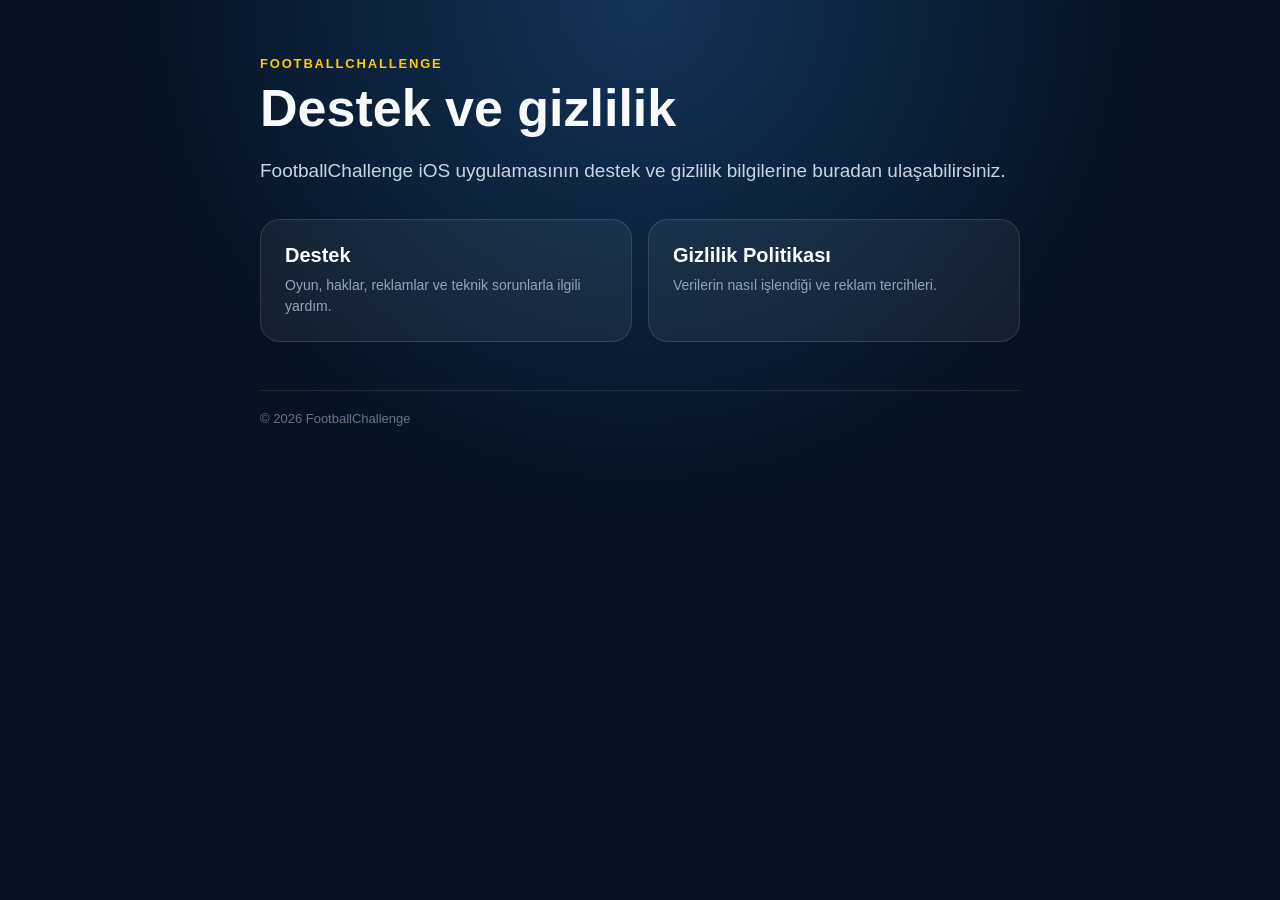
<file: index.html>
<!doctype html>
<html lang="tr">
<head><meta charset="utf-8"><meta name="viewport" content="width=device-width,initial-scale=1"><title>FootballChallenge | Destek ve Gizlilik</title><meta name="description" content="FootballChallenge destek sayfası ve gizlilik politikası."><link rel="stylesheet" href="styles.css"></head>
<body><main><div class="brand">FOOTBALLCHALLENGE</div><h1>Destek ve gizlilik</h1><p class="lead">FootballChallenge iOS uygulamasının destek ve gizlilik bilgilerine buradan ulaşabilirsiniz.</p><section class="links"><a href="support.html">Destek<span>Oyun, haklar, reklamlar ve teknik sorunlarla ilgili yardım.</span></a><a href="privacy.html">Gizlilik Politikası<span>Verilerin nasıl işlendiği ve reklam tercihleri.</span></a></section><footer>© 2026 FootballChallenge</footer></main></body>
</html>
</file>
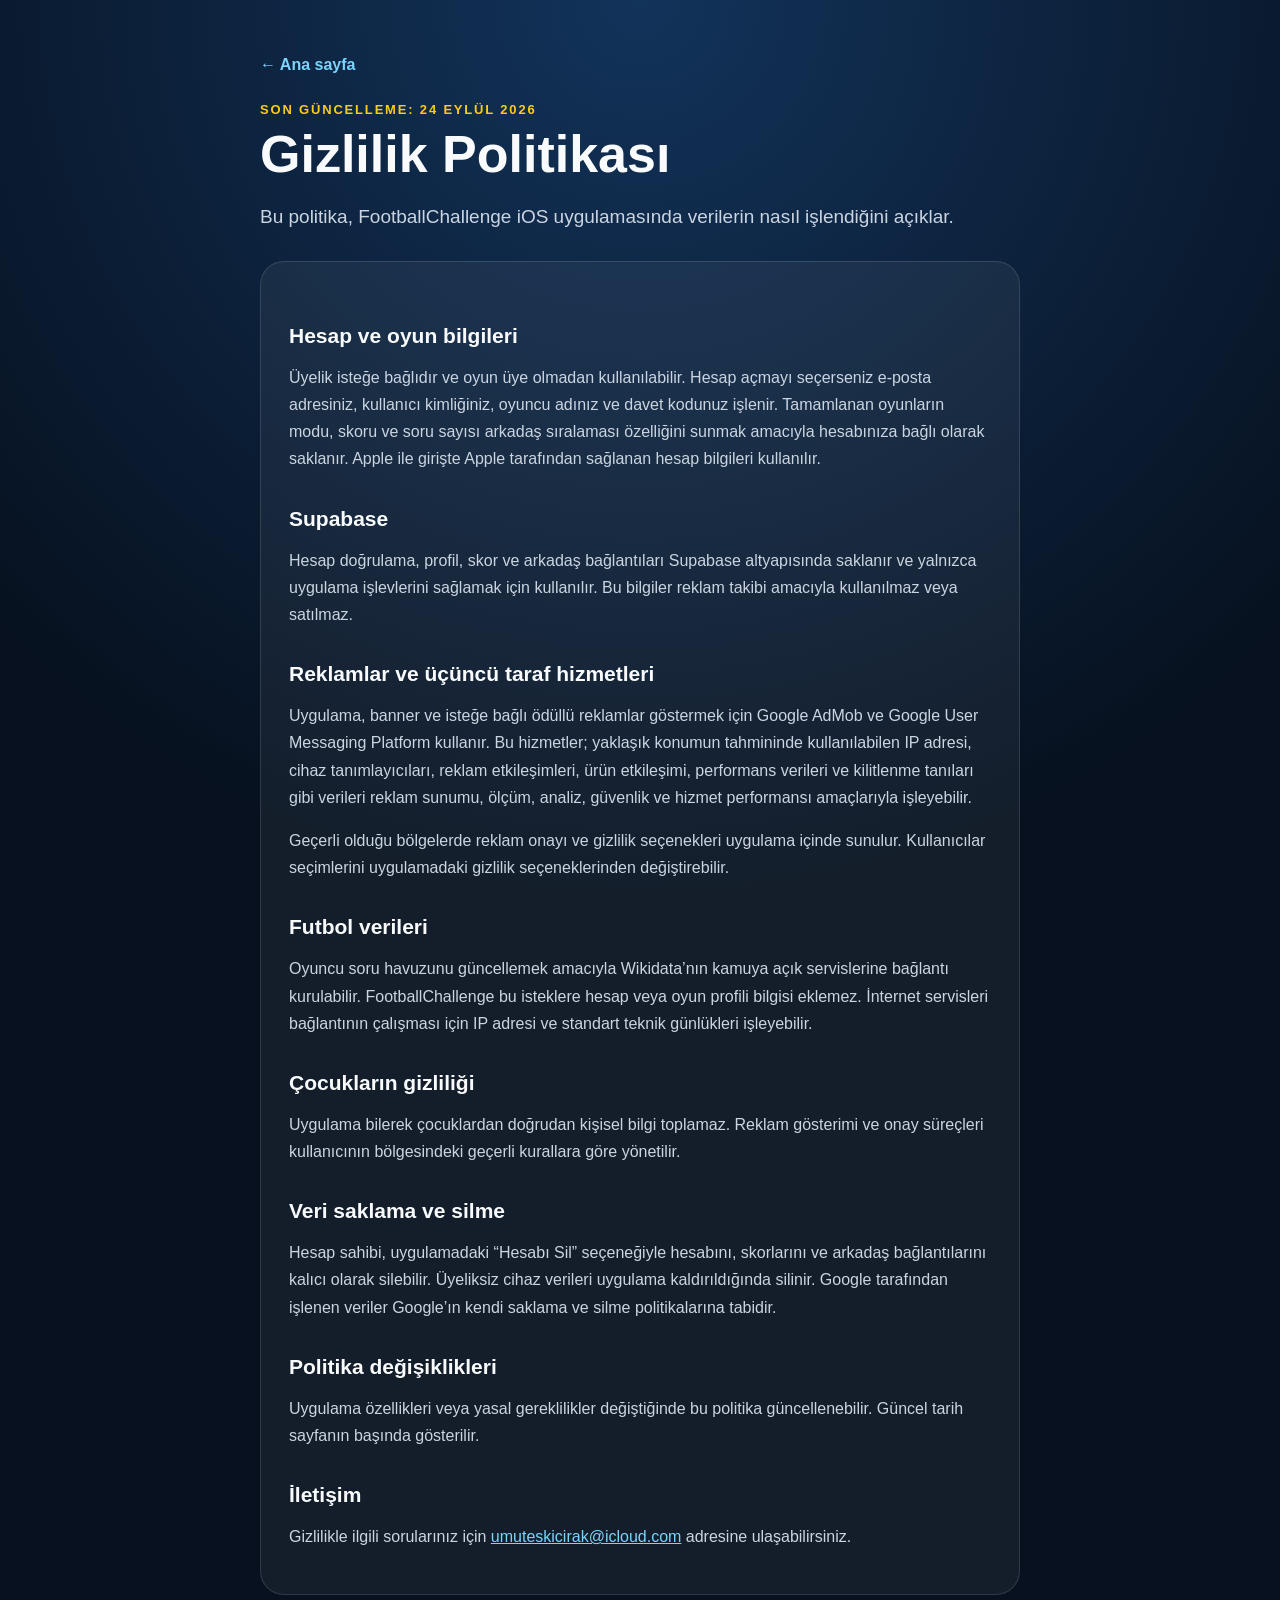
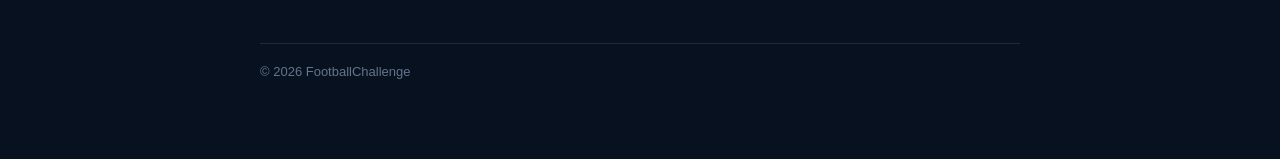
<file: privacy.html>
<!doctype html>
<html lang="tr">
<head><meta charset="utf-8"><meta name="viewport" content="width=device-width,initial-scale=1"><title>FootballChallenge Gizlilik Politikası</title><meta name="description" content="FootballChallenge iOS uygulaması gizlilik politikası."><link rel="stylesheet" href="styles.css"></head>
<body><main><a class="back" href="index.html">← Ana sayfa</a><div class="brand">SON GÜNCELLEME: 24 EYLÜL 2026</div><h1>Gizlilik Politikası</h1><p class="lead">Bu politika, FootballChallenge iOS uygulamasında verilerin nasıl işlendiğini açıklar.</p><article class="card"><h2>Hesap ve oyun bilgileri</h2><p>Üyelik isteğe bağlıdır ve oyun üye olmadan kullanılabilir. Hesap açmayı seçerseniz e-posta adresiniz, kullanıcı kimliğiniz, oyuncu adınız ve davet kodunuz işlenir. Tamamlanan oyunların modu, skoru ve soru sayısı arkadaş sıralaması özelliğini sunmak amacıyla hesabınıza bağlı olarak saklanır. Apple ile girişte Apple tarafından sağlanan hesap bilgileri kullanılır.</p><h2>Supabase</h2><p>Hesap doğrulama, profil, skor ve arkadaş bağlantıları Supabase altyapısında saklanır ve yalnızca uygulama işlevlerini sağlamak için kullanılır. Bu bilgiler reklam takibi amacıyla kullanılmaz veya satılmaz.</p><h2>Reklamlar ve üçüncü taraf hizmetleri</h2><p>Uygulama, banner ve isteğe bağlı ödüllü reklamlar göstermek için Google AdMob ve Google User Messaging Platform kullanır. Bu hizmetler; yaklaşık konumun tahmininde kullanılabilen IP adresi, cihaz tanımlayıcıları, reklam etkileşimleri, ürün etkileşimi, performans verileri ve kilitlenme tanıları gibi verileri reklam sunumu, ölçüm, analiz, güvenlik ve hizmet performansı amaçlarıyla işleyebilir.</p><p>Geçerli olduğu bölgelerde reklam onayı ve gizlilik seçenekleri uygulama içinde sunulur. Kullanıcılar seçimlerini uygulamadaki gizlilik seçeneklerinden değiştirebilir.</p><h2>Futbol verileri</h2><p>Oyuncu soru havuzunu güncellemek amacıyla Wikidata’nın kamuya açık servislerine bağlantı kurulabilir. FootballChallenge bu isteklere hesap veya oyun profili bilgisi eklemez. İnternet servisleri bağlantının çalışması için IP adresi ve standart teknik günlükleri işleyebilir.</p><h2>Çocukların gizliliği</h2><p>Uygulama bilerek çocuklardan doğrudan kişisel bilgi toplamaz. Reklam gösterimi ve onay süreçleri kullanıcının bölgesindeki geçerli kurallara göre yönetilir.</p><h2>Veri saklama ve silme</h2><p>Hesap sahibi, uygulamadaki “Hesabı Sil” seçeneğiyle hesabını, skorlarını ve arkadaş bağlantılarını kalıcı olarak silebilir. Üyeliksiz cihaz verileri uygulama kaldırıldığında silinir. Google tarafından işlenen veriler Google’ın kendi saklama ve silme politikalarına tabidir.</p><h2>Politika değişiklikleri</h2><p>Uygulama özellikleri veya yasal gereklilikler değiştiğinde bu politika güncellenebilir. Güncel tarih sayfanın başında gösterilir.</p><h2>İletişim</h2><p>Gizlilikle ilgili sorularınız için <a href="mailto:umuteskicirak@icloud.com">umuteskicirak@icloud.com</a> adresine ulaşabilirsiniz.</p></article><footer>© 2026 FootballChallenge</footer></main></body>
</html>
</file>
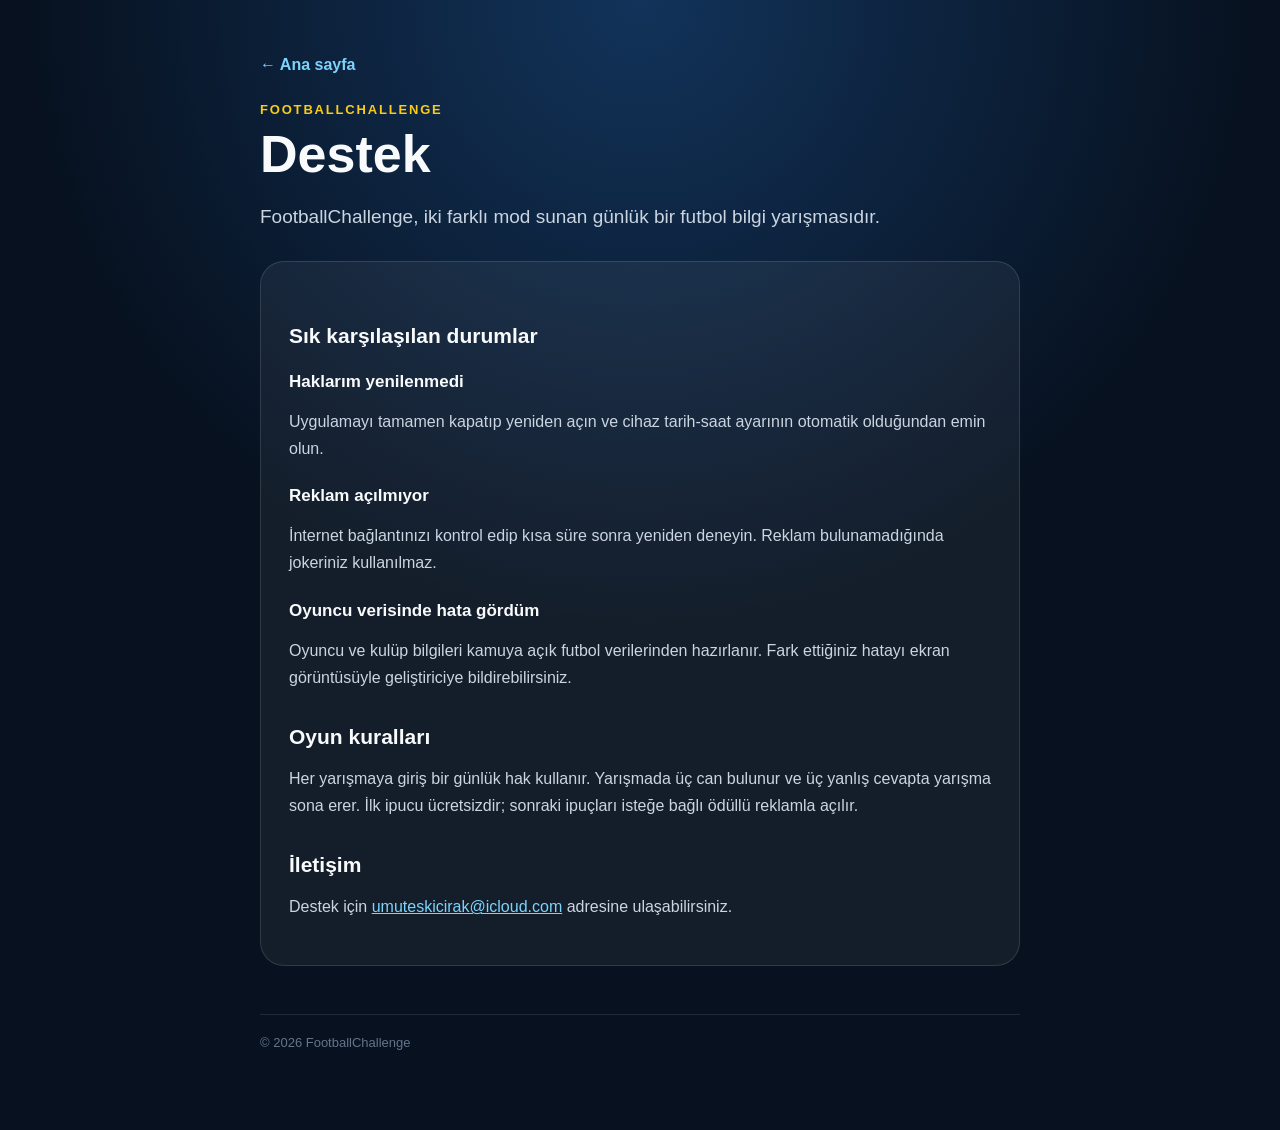
<file: support.html>
<!doctype html>
<html lang="tr">
<head><meta charset="utf-8"><meta name="viewport" content="width=device-width,initial-scale=1"><title>FootballChallenge Destek</title><meta name="description" content="FootballChallenge iOS uygulaması destek sayfası."><link rel="stylesheet" href="styles.css"></head>
<body><main><a class="back" href="index.html">← Ana sayfa</a><div class="brand">FOOTBALLCHALLENGE</div><h1>Destek</h1><p class="lead">FootballChallenge, iki farklı mod sunan günlük bir futbol bilgi yarışmasıdır.</p><article class="card"><h2>Sık karşılaşılan durumlar</h2><h3>Haklarım yenilenmedi</h3><p>Uygulamayı tamamen kapatıp yeniden açın ve cihaz tarih-saat ayarının otomatik olduğundan emin olun.</p><h3>Reklam açılmıyor</h3><p>İnternet bağlantınızı kontrol edip kısa süre sonra yeniden deneyin. Reklam bulunamadığında jokeriniz kullanılmaz.</p><h3>Oyuncu verisinde hata gördüm</h3><p>Oyuncu ve kulüp bilgileri kamuya açık futbol verilerinden hazırlanır. Fark ettiğiniz hatayı ekran görüntüsüyle geliştiriciye bildirebilirsiniz.</p><h2>Oyun kuralları</h2><p>Her yarışmaya giriş bir günlük hak kullanır. Yarışmada üç can bulunur ve üç yanlış cevapta yarışma sona erer. İlk ipucu ücretsizdir; sonraki ipuçları isteğe bağlı ödüllü reklamla açılır.</p><h2>İletişim</h2><p>Destek için <a href="mailto:umuteskicirak@icloud.com">umuteskicirak@icloud.com</a> adresine ulaşabilirsiniz.</p></article><footer>© 2026 FootballChallenge</footer></main></body>
</html>
</file>
<file: styles.css>
:root { color-scheme: dark; font-family: -apple-system, BlinkMacSystemFont, "Segoe UI", sans-serif; background: #07111f; color: #f8fafc; }
* { box-sizing: border-box; }
body { margin: 0; min-height: 100vh; background: radial-gradient(circle at top, #12335a 0, #07111f 48%); }
main { width: min(760px, calc(100% - 36px)); margin: 0 auto; padding: 56px 0 80px; }
a { color: #7dd3fc; }
.brand { color: #facc15; font-size: 13px; font-weight: 800; letter-spacing: .14em; }
h1 { margin: 10px 0 18px; font-size: clamp(34px, 7vw, 52px); line-height: 1.05; }
h2 { margin: 34px 0 10px; font-size: 21px; }
h3 { margin: 24px 0 6px; font-size: 17px; }
p, li { color: #cbd5e1; line-height: 1.7; }
.lead { font-size: 19px; }
.card { margin-top: 28px; padding: 28px; border: 1px solid rgba(255,255,255,.12); border-radius: 24px; background: rgba(255,255,255,.055); }
.links { display: grid; grid-template-columns: repeat(auto-fit, minmax(240px, 1fr)); gap: 16px; margin-top: 32px; }
.links a { display: block; padding: 24px; border: 1px solid rgba(255,255,255,.12); border-radius: 20px; background: rgba(255,255,255,.055); color: white; text-decoration: none; font-size: 20px; font-weight: 750; }
.links span { display: block; margin-top: 8px; color: #94a3b8; font-size: 14px; font-weight: 400; line-height: 1.5; }
.back { display: inline-block; margin-bottom: 28px; text-decoration: none; font-weight: 650; }
footer { margin-top: 48px; padding-top: 20px; border-top: 1px solid rgba(255,255,255,.1); color: #64748b; font-size: 13px; }
</file>
